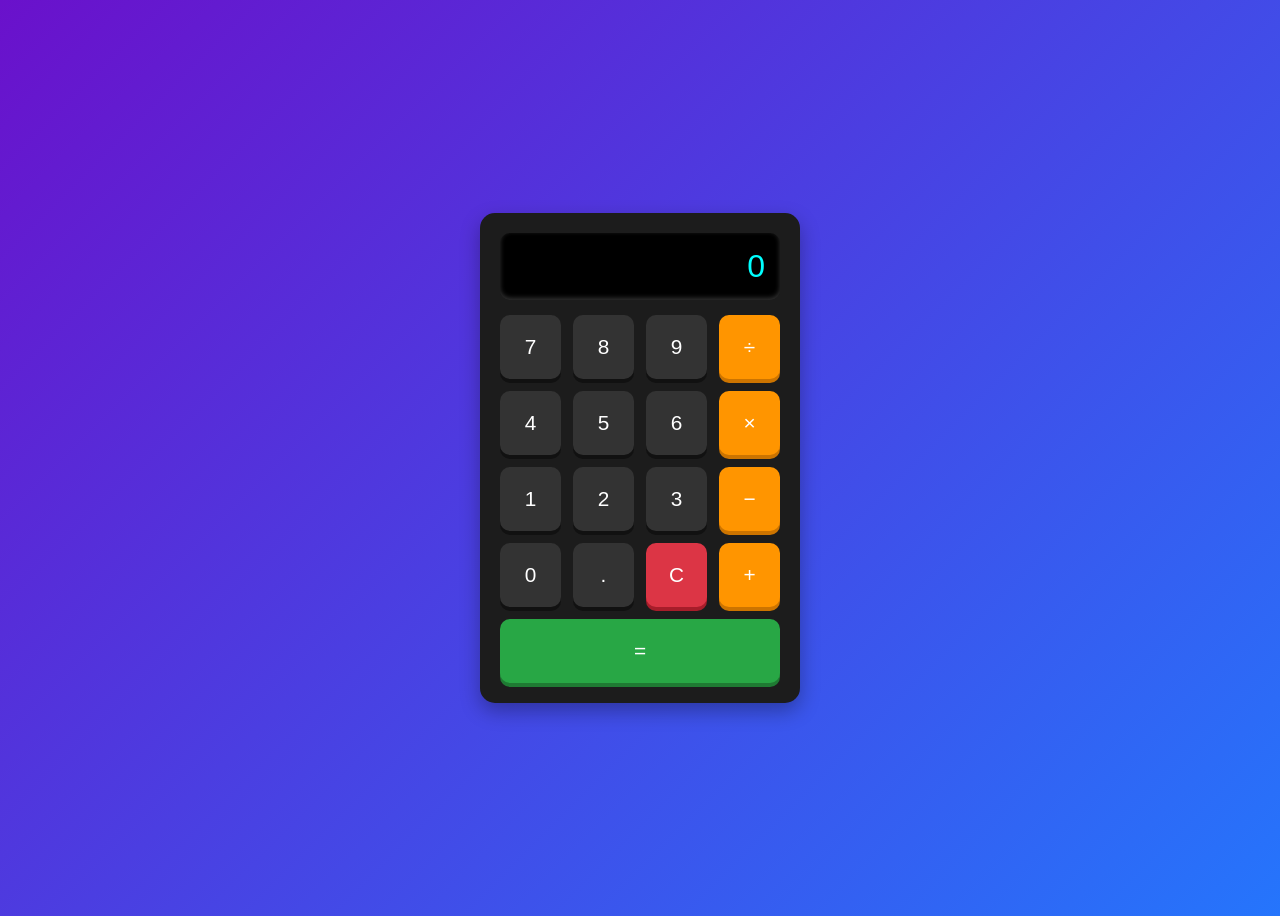
<file: Tasks/Calculator/index.html>
<!DOCTYPE html>
<html lang="en">
<head>
  <meta charset="UTF-8">
  <meta name="viewport" content="width=device-width, initial-scale=1.0">
  <title>Modern Calculator</title>
  <link rel="stylesheet" href="style.css">
</head>
<body>
  <div class="calculator">
    <div id="display">0</div>
    <div class="buttons">
      <button class="btn" data-value="7">7</button>
      <button class="btn" data-value="8">8</button>
      <button class="btn" data-value="9">9</button>
      <button class="btn operator" data-value="/">÷</button>

      <button class="btn" data-value="4">4</button>
      <button class="btn" data-value="5">5</button>
      <button class="btn" data-value="6">6</button>
      <button class="btn operator" data-value="*">×</button>

      <button class="btn" data-value="1">1</button>
      <button class="btn" data-value="2">2</button>
      <button class="btn" data-value="3">3</button>
      <button class="btn operator" data-value="-">−</button>

      <button class="btn" data-value="0">0</button>
      <button class="btn" data-value=".">.</button>
      <button class="btn" id="clear">C</button>
      <button class="btn operator" data-value="+">+</button>

      <button class="btn" id="equals">=</button>
    </div>
  </div>

  <script src="script.js"></script>
</body>
</html>
</file>
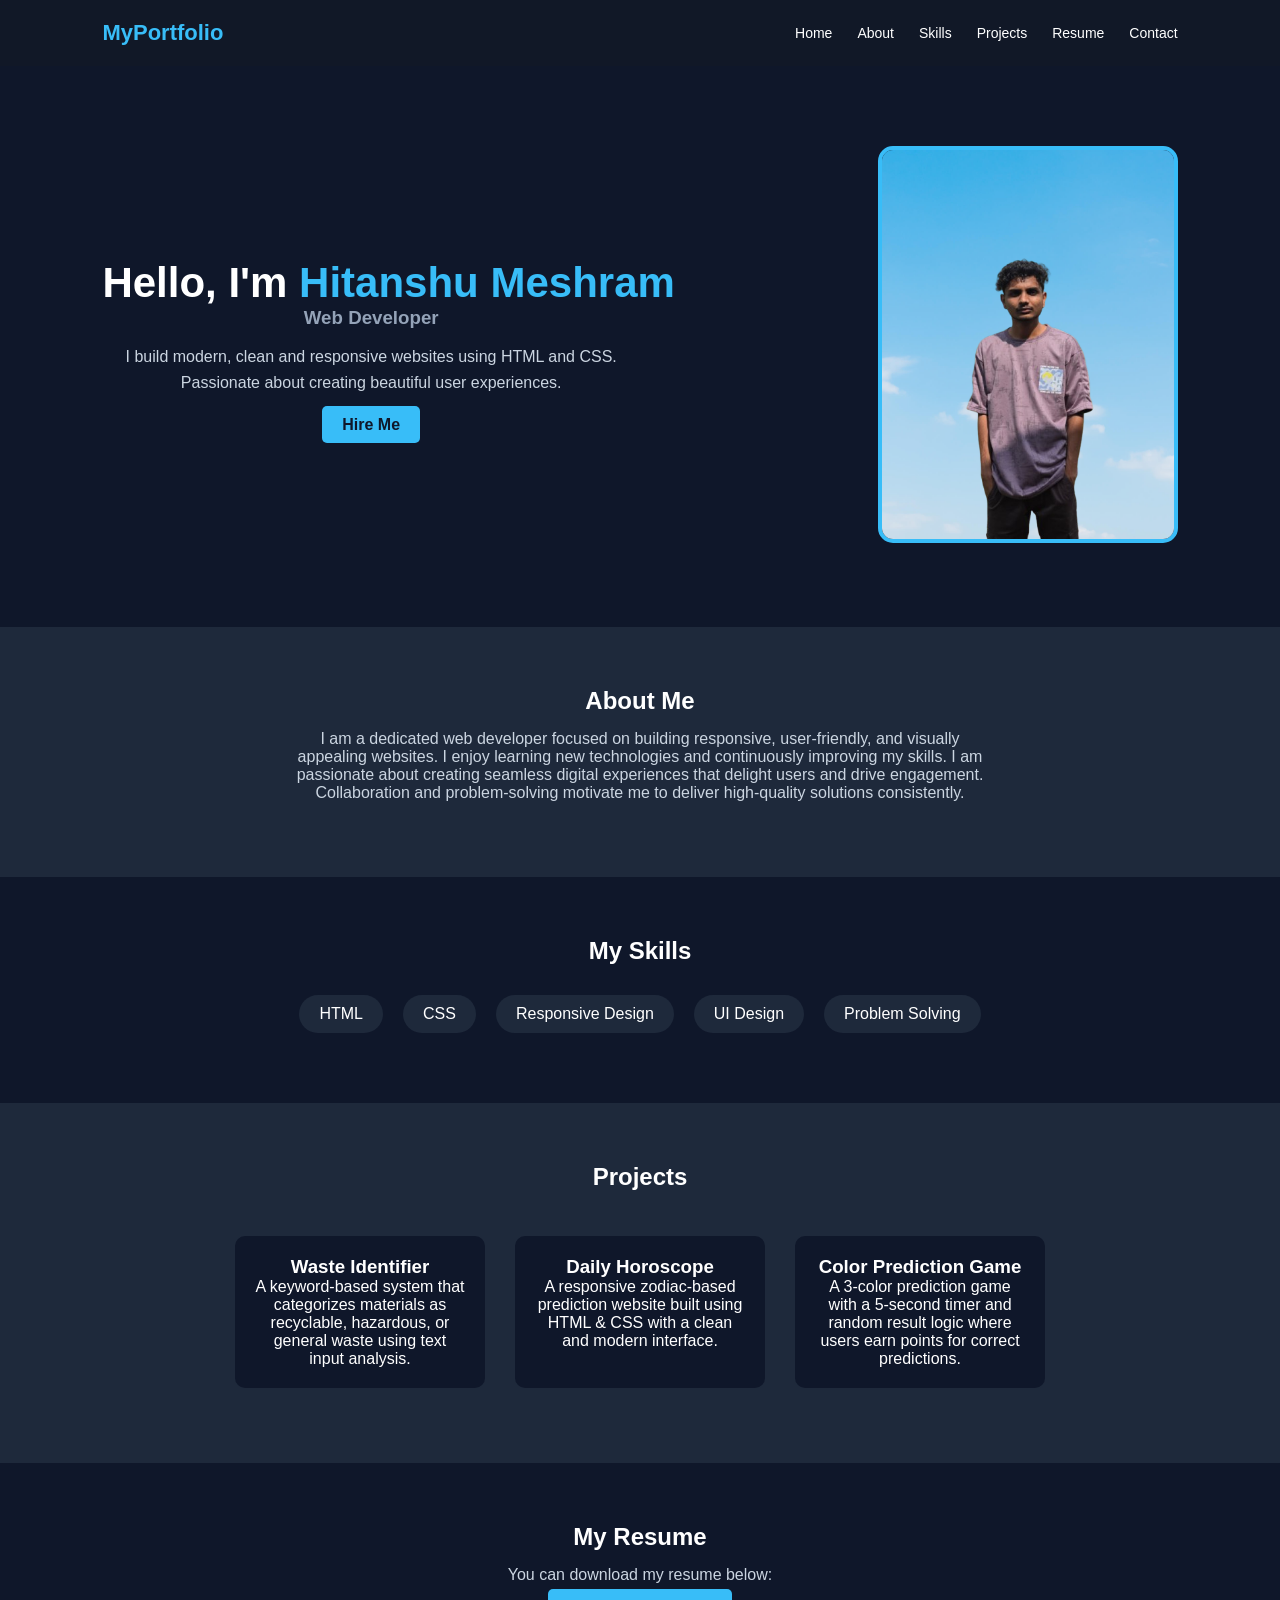
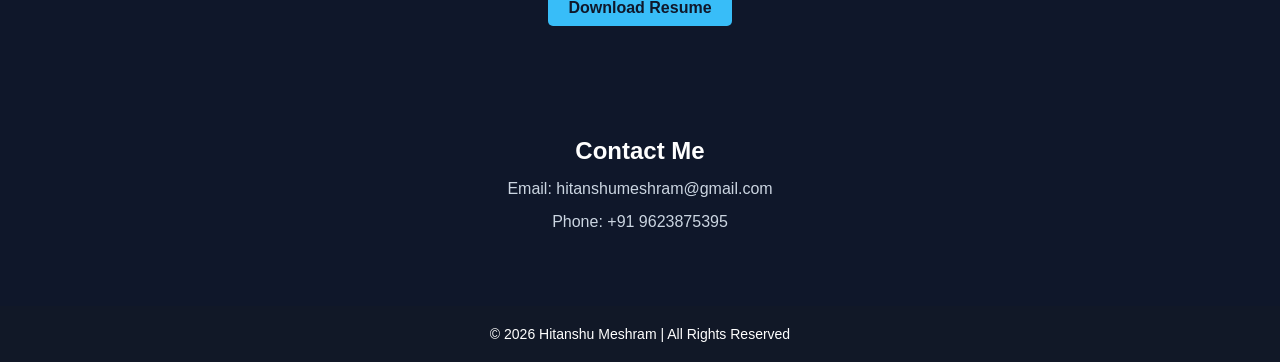
<file: Tasks/Landing Page/index.html>
<!DOCTYPE html>
<html lang="en">
<head>
    <meta charset="UTF-8">
    <title>Hitanshu Meshram | Portfolio</title>
    <meta name="viewport" content="width=device-width, initial-scale=1.0">
    <link rel="stylesheet" href="style.css">
</head>
<body>

    <!-- ===== NAVBAR ===== -->
    <header>
        <div class="logo">MyPortfolio</div>
        <nav>
            <ul>
                <li><a href="#">Home</a></li>
                <li><a href="#about">About</a></li>
                <li><a href="#skills">Skills</a></li>
                <li><a href="#projects">Projects</a></li>
                <li><a href="#resume">Resume</a></li>
                <li><a href="#contact">Contact</a></li>
            </ul>
        </nav>
    </header>

    <!-- ===== HERO SECTION ===== -->
    <section class="hero">
        <div class="hero-content">
            <div class="text">
                <h1>Hello, I'm <span>Hitanshu Meshram</span></h1>
                <h3>Web Developer</h3>
                <p>
                    I build modern, clean and responsive websites using HTML and CSS.
                    Passionate about creating beautiful user experiences.
                </p>
                <a href="#contact" class="btn">Hire Me</a>
            </div>

            <div class="image">
               
                <img src="image.png" alt="Profile Image">
            </div>
        </div>
    </section>

    <!-- ===== ABOUT ===== -->
    <section class="about" id="about">
        <h2>About Me</h2>
        <p>
            I am a dedicated web developer focused on building responsive, 
            user-friendly, and visually appealing websites. I enjoy learning new technologies and continuously improving my skills. I am passionate about creating seamless digital experiences that delight users and drive engagement.
             Collaboration and problem-solving motivate me to deliver high-quality solutions consistently.
        </p>
    </section>

    <!-- ===== SKILLS ===== -->
    <section class="skills" id="skills">
        <h2>My Skills</h2>
        <div class="skill-box">
            <div>HTML</div>
            <div>CSS</div>
            <div>Responsive Design</div>
            <div>UI Design</div>
            <div>Problem Solving</div>
        </div>
    </section>

    <!-- ===== PROJECTS ===== -->
    <section class="projects" id="projects">
        <h2>Projects</h2>
        <div class="project-container">
            <div class="card">
                <h3>Waste Identifier</h3>
                <p>A keyword-based system that categorizes materials as recyclable, hazardous, or general waste using text input analysis.</p>
            </div>

            <div class="card">
                <h3>Daily Horoscope</h3>
                <p>A responsive zodiac-based prediction website built using HTML & CSS with a clean and modern interface.</p>
            </div>

            <div class="card">
                <h3>Color Prediction Game</h3>
                <p>A 3-color prediction game with a 5-second timer and random result logic where users earn points for correct predictions.</p>
            </div>
        </div>
    </section>

    <!-- ===== RESUME ===== -->
    <section class="resume" id="resume">
        <h2>My Resume</h2>
        <p>You can download my resume below:</p>
        <a href="resume.pdf" download class="btn">Download Resume</a>
    </section>

    <!-- ===== CONTACT ===== -->
    <section class="contact" id="contact">
        <h2>Contact Me</h2>
        <p>Email: hitanshumeshram@gmail.com</p>
        <p>Phone: +91 9623875395</p>
    </section>

    <!-- ===== FOOTER ===== -->
    <footer>
        <p>© 2026 Hitanshu Meshram | All Rights Reserved</p>
    </footer>

</body>
</html>
</file>
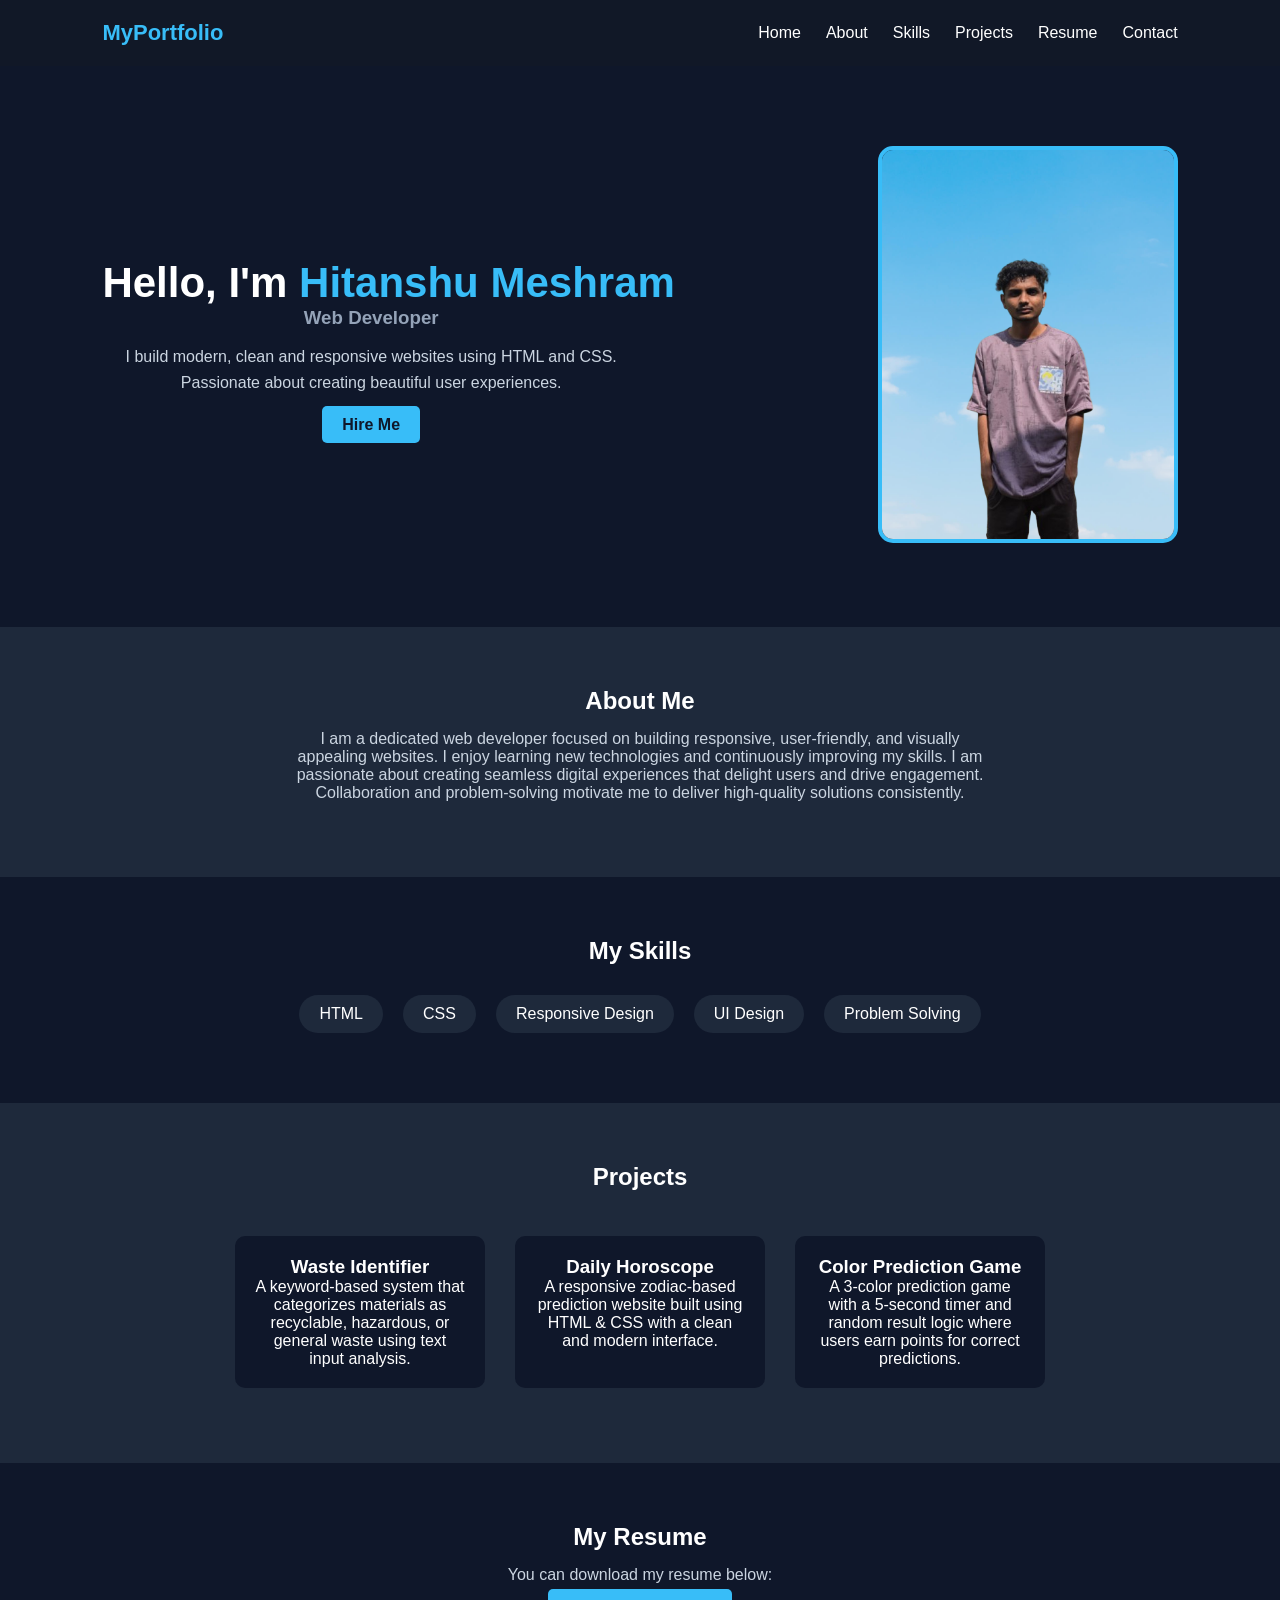
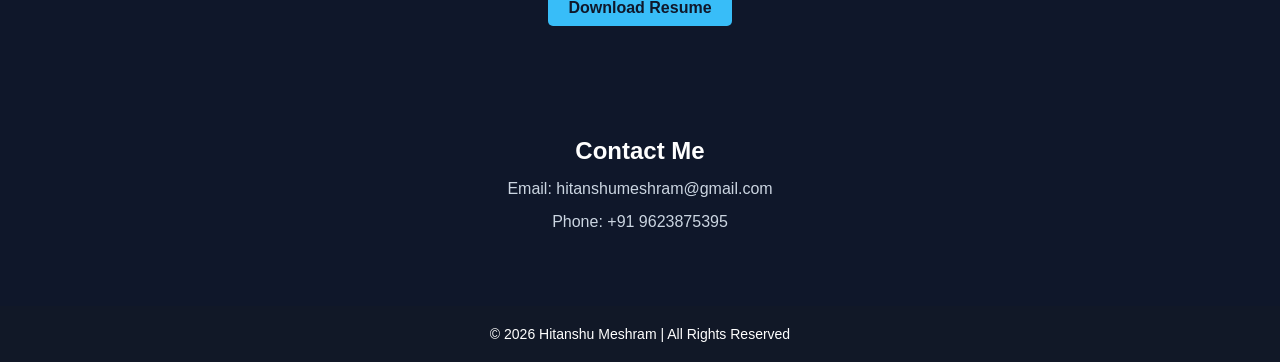
<file: Tasks/Portfolio/index.html>
<!DOCTYPE html>
<html lang="en">
<head>
    <meta charset="UTF-8">
    <title>Hitanshu Meshram | Portfolio</title>
    <meta name="viewport" content="width=device-width, initial-scale=1.0">
    <link rel="stylesheet" href="style.css">
</head>
<body>

    <!-- ===== NAVBAR ===== -->
    <header>
        <div class="logo">MyPortfolio</div>
        <nav>
            <ul>
                <li>Home</a></li>
                <li>About</li>
                <li>Skills</li>
                <li>Projects</li>
                <li>Resume</li>
                <li>Contact</li>
            </ul>
        </nav>
    </header>

    <!-- ===== HERO SECTION ===== -->
    <section class="hero">
        <div class="hero-content">
            <div class="text">
                <h1>Hello, I'm <span>Hitanshu Meshram</span></h1>
                <h3>Web Developer</h3>
                <p>
                    I build modern, clean and responsive websites using HTML and CSS.
                    Passionate about creating beautiful user experiences.
                </p>
                <a href="#contact" class="btn">Hire Me</a>
            </div>

            <div class="image">
               
                <img src="image.png" alt="Profile Image">
            </div>
        </div>
    </section>

    <!-- ===== ABOUT ===== -->
    <section class="about" id="about">
        <h2>About Me</h2>
        <p>
            I am a dedicated web developer focused on building responsive, 
            user-friendly, and visually appealing websites. I enjoy learning new technologies and continuously improving my skills. I am passionate about creating seamless digital experiences that delight users and drive engagement.
             Collaboration and problem-solving motivate me to deliver high-quality solutions consistently.
        </p>
    </section>

    <!-- ===== SKILLS ===== -->
    <section class="skills" id="skills">
        <h2>My Skills</h2>
        <div class="skill-box">
            <div>HTML</div>
            <div>CSS</div>
            <div>Responsive Design</div>
            <div>UI Design</div>
            <div>Problem Solving</div>
        </div>
    </section>

    <!-- ===== PROJECTS ===== -->
    <section class="projects" id="projects">
        <h2>Projects</h2>
        <div class="project-container">
            <div class="card">
                <h3>Waste Identifier</h3>
                <p>A keyword-based system that categorizes materials as recyclable, hazardous, or general waste using text input analysis.</p>
            </div>

            <div class="card">
                <h3>Daily Horoscope</h3>
                <p>A responsive zodiac-based prediction website built using HTML & CSS with a clean and modern interface.</p>
            </div>

            <div class="card">
                <h3>Color Prediction Game</h3>
                <p>A 3-color prediction game with a 5-second timer and random result logic where users earn points for correct predictions.</p>
            </div>
        </div>
    </section>

    <!-- ===== RESUME ===== -->
    <section class="resume" id="resume">
        <h2>My Resume</h2>
        <p>You can download my resume below:</p>
        <a href="resume.pdf" download class="btn">Download Resume</a>
    </section>

    <!-- ===== CONTACT ===== -->
    <section class="contact" id="contact">
        <h2>Contact Me</h2>
        <p>Email: hitanshumeshram@gmail.com</p>
        <p>Phone: +91 9623875395</p>
    </section>

    <!-- ===== FOOTER ===== -->
    <footer>
        <p>© 2026 Hitanshu Meshram | All Rights Reserved</p>
    </footer>

</body>
</html>
</file>
<file: Tasks/Calculator/style.css>
/* style.css */
body {
    display: flex;
    justify-content: center;
    align-items: center;
    height: 100vh;
    background: linear-gradient(135deg, #6a11cb, #2575fc);
    font-family: 'Segoe UI', Tahoma, Geneva, Verdana, sans-serif;
  }
  
  .calculator {
    background-color: #1c1c1c;
    padding: 20px;
    border-radius: 15px;
    width: 280px;
    box-shadow: 0 8px 20px rgba(0,0,0,0.3);
  }
  
  #display {
    background-color: #000;
    color: #0ff;
    font-size: 2rem;
    text-align: right;
    padding: 15px;
    margin-bottom: 15px;
    border-radius: 10px;
    overflow-x: auto;
    box-shadow: inset 0 -2px 5px rgba(255,255,255,0.2);
  }
  
  .buttons {
    display: grid;
    grid-template-columns: repeat(4, 1fr);
    gap: 12px;
  }
  
  .btn {
    padding: 20px;
    font-size: 1.3rem;
    border: none;
    border-radius: 10px;
    cursor: pointer;
    background: #333;
    color: #fff;
    transition: all 0.2s ease-in-out;
    box-shadow: 0 4px #111;
  }
  
  .btn:hover {
    transform: translateY(-3px) scale(1.05);
    background: linear-gradient(145deg, #555, #222);
  }
  
  .btn:active {
    transform: translateY(1px) scale(0.97);
    box-shadow: 0 2px #111;
  }
  
  .operator {
    background-color: #ff9500;
    color: white;
    box-shadow: 0 4px #cc7400;
  }
  
  .operator:hover {
    background: linear-gradient(145deg, #ffb347, #ff9500);
  }
  
  #equals {
    grid-column: span 4;
    background-color: #28a745;
    color: white;
    box-shadow: 0 4px #1f7a33;
  }
  
  #equals:hover {
    background: linear-gradient(145deg, #4cd964, #28a745);
  }
  
  #clear {
    background-color: #dc3545;
    color: white;
    box-shadow: 0 4px #a71d2a;
  }
  
  #clear:hover {
    background: linear-gradient(145deg, #ff6b6b, #dc3545);
  }
</file>
<file: Tasks/Landing Page/style.css>
* {
    margin: 0;
    padding: 0;
    box-sizing: border-box;
    font-family: 'Segoe UI', sans-serif;
}

body {
    background: #0f172a;
    color: white;
    scroll-behavior: smooth;
}

/* ===== NAVBAR ===== */
header {
    display: flex;
    justify-content: space-between;
    align-items: center;
    padding: 20px 8%;
    background: #111827;
    position: sticky;
    top: 0;
}

.logo {
    font-size: 22px;
    font-weight: bold;
    color: #38bdf8;
}

nav ul {
    display: flex;
    list-style: none;
}

nav ul li {
    margin-left: 25px;
}

nav ul li a {
    text-decoration: none;
    color: white;
    font-size: 14px;
    transition: 0.3s;
}

nav ul li a:hover {
    color: #38bdf8;
}

/* ===== HERO ===== */
.hero {
    padding: 80px 8%;
}

.hero-content {
    display: flex;
    align-items: center;
    justify-content: space-between;
}

.text {
    max-width: 50%;
}

.text h1 {
    font-size: 42px;
    white-space: nowrap;
}

.text span {
    color: #38bdf8;
}

.text h3 {
    margin-bottom: 15px;
    color: #94a3b8;
}

.text p {
    margin-bottom: 20px;
    line-height: 1.6;
    color: #cbd5e1;
}

.btn {
    padding: 10px 20px;
    background: #38bdf8;
    color: #0f172a;
    text-decoration: none;
    border-radius: 5px;
    font-weight: bold;
    transition: 0.3s;
}

.btn:hover {
    background: #0ea5e9;
}

.image img {
    width: 300px;
    border-radius: 15px;
    border: 4px solid #38bdf8;
}

/* ===== SECTIONS ===== */
section {
    padding: 60px 8%;
    text-align: center;
}

.about,
.projects {
    background: #1e293b;
}

.about p,
.resume p,
.contact p {
    max-width: 700px;
    margin: 15px auto;
    color: #cbd5e1;
}

/* ===== SKILLS ===== */
.skill-box {
    display: flex;
    justify-content: center;
    flex-wrap: wrap;
    margin-top: 20px;
}

.skill-box div {
    background: #1e293b;
    padding: 10px 20px;
    margin: 10px;
    border-radius: 20px;
}

/* ===== PROJECTS ===== */
.project-container {
    display: flex;
    justify-content: center;
    flex-wrap: wrap;
    margin-top: 30px;
}

.card {
    background: #0f172a;
    padding: 20px;
    margin: 15px;
    width: 250px;
    border-radius: 10px;
    transition: 0.3s;
}

.card:hover {
    transform: translateY(-8px);
}

/* ===== FOOTER ===== */
footer {
    text-align: center;
    padding: 20px;
    background: #111827;
    font-size: 14px;
}

/* ===== RESPONSIVE ===== */
@media (max-width: 900px) {

    .hero-content {
        flex-direction: column;
        text-align: center;
    }

    .text {
        max-width: 100%;
    }

    .image img {
        margin-top: 30px;
        width: 220px;
    }

    nav ul {
        display: none;
    }
}
</file>
<file: Tasks/Portfolio/style.css>
* {
    margin: 0;
    padding: 0;
    box-sizing: border-box;
    font-family: 'Segoe UI', sans-serif;
}

body {
    background: #0f172a;
    color: white;
    scroll-behavior: smooth;
}

/* ===== NAVBAR ===== */
header {
    display: flex;
    justify-content: space-between;
    align-items: center;
    padding: 20px 8%;
    background: #111827;
    position: sticky;
    top: 0;
}

.logo {
    font-size: 22px;
    font-weight: bold;
    color: #38bdf8;
}

nav ul {
    display: flex;
    list-style: none;
}

nav ul li {
    margin-left: 25px;
}

nav ul li a {
    text-decoration: none;
    color: white;
    font-size: 14px;
    transition: 0.3s;
}

nav ul li a:hover {
    color: #38bdf8;
}

/* ===== HERO ===== */
.hero {
    padding: 80px 8%;
}

.hero-content {
    display: flex;
    align-items: center;
    justify-content: space-between;
}

.text {
    max-width: 50%;
}

.text h1 {
    font-size: 42px;
    white-space: nowrap;
}

.text span {
    color: #38bdf8;
}

.text h3 {
    margin-bottom: 15px;
    color: #94a3b8;
}

.text p {
    margin-bottom: 20px;
    line-height: 1.6;
    color: #cbd5e1;
}

.btn {
    padding: 10px 20px;
    background: #38bdf8;
    color: #0f172a;
    text-decoration: none;
    border-radius: 5px;
    font-weight: bold;
    transition: 0.3s;
}

.btn:hover {
    background: #0ea5e9;
}

.image img {
    width: 300px;
    border-radius: 15px;
    border: 4px solid #38bdf8;
}

/* ===== SECTIONS ===== */
section {
    padding: 60px 8%;
    text-align: center;
}

.about,
.projects {
    background: #1e293b;
}

.about p,
.resume p,
.contact p {
    max-width: 700px;
    margin: 15px auto;
    color: #cbd5e1;
}

/* ===== SKILLS ===== */
.skill-box {
    display: flex;
    justify-content: center;
    flex-wrap: wrap;
    margin-top: 20px;
}

.skill-box div {
    background: #1e293b;
    padding: 10px 20px;
    margin: 10px;
    border-radius: 20px;
}

/* ===== PROJECTS ===== */
.project-container {
    display: flex;
    justify-content: center;
    flex-wrap: wrap;
    margin-top: 30px;
}

.card {
    background: #0f172a;
    padding: 20px;
    margin: 15px;
    width: 250px;
    border-radius: 10px;
    transition: 0.3s;
}

.card:hover {
    transform: translateY(-8px);
}

/* ===== FOOTER ===== */
footer {
    text-align: center;
    padding: 20px;
    background: #111827;
    font-size: 14px;
}

/* ===== RESPONSIVE ===== */
@media (max-width: 900px) {

    .hero-content {
        flex-direction: column;
        text-align: center;
    }

    .text {
        max-width: 100%;
    }

    .image img {
        margin-top: 30px;
        width: 220px;
    }

    nav ul {
        display: none;
    }
}
</file>
